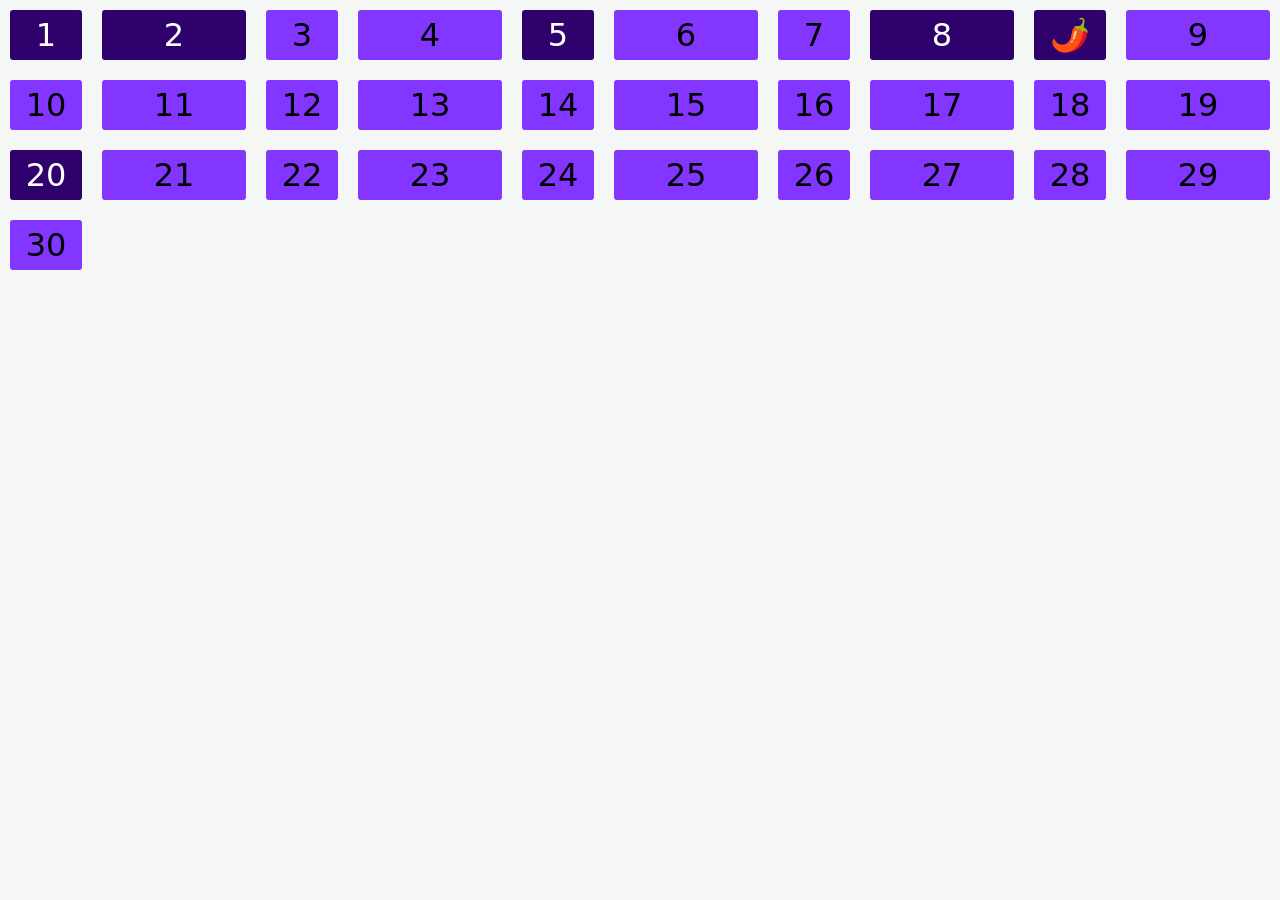
<file: css-grid_place-elements/index.html>
<!DOCTYPE html>
<html lang="en">
  <head>
    <meta charset="UTF-8" />
    <meta name="viewport" content="width=device-width, initial-scale=1.0" />
    <meta http-equiv="X-UA-Compatible" content="ie=edge" />
    <link rel="stylesheet" href="./css/styles.css" />
    <title>CSS Grid - Challenge - Place elements</title>
  </head>
  <body>
    <main class="container">
      <div class="container__element element-1">1</div>
      <div class="container__element element-2">2</div>
      <div class="container__element element-3">3</div>
      <div class="container__element element-4">4</div>
      <div class="container__element element-5">5</div>
      <div class="container__element element-6">6</div>
      <div class="container__element element-7">7</div>
      <div class="container__element element-8">8</div>
      <div class="container__element element-spiced">🌶️</div>
      <div class="container__element element-9">9</div>
      <div class="container__element element-10">10</div>
      <div class="container__element element-11">11</div>
      <div class="container__element element-12">12</div>
      <div class="container__element element-13">13</div>
      <div class="container__element element-14">14</div>
      <div class="container__element element-15">15</div>
      <div class="container__element element-16">16</div>
      <div class="container__element element-17">17</div>
      <div class="container__element element-18">18</div>
      <div class="container__element element-19">19</div>
      <div class="container__element element-20">20</div>
      <div class="container__element element-21">21</div>
      <div class="container__element element-22">22</div>
      <div class="container__element element-23">23</div>
      <div class="container__element element-24">24</div>
      <div class="container__element element-25">25</div>
      <div class="container__element element-26">26</div>
      <div class="container__element element-27">27</div>
      <div class="container__element element-28">28</div>
      <div class="container__element element-29">29</div>
      <div class="container__element element-30">30</div>
    </main>
  </body>
</html>
</file>
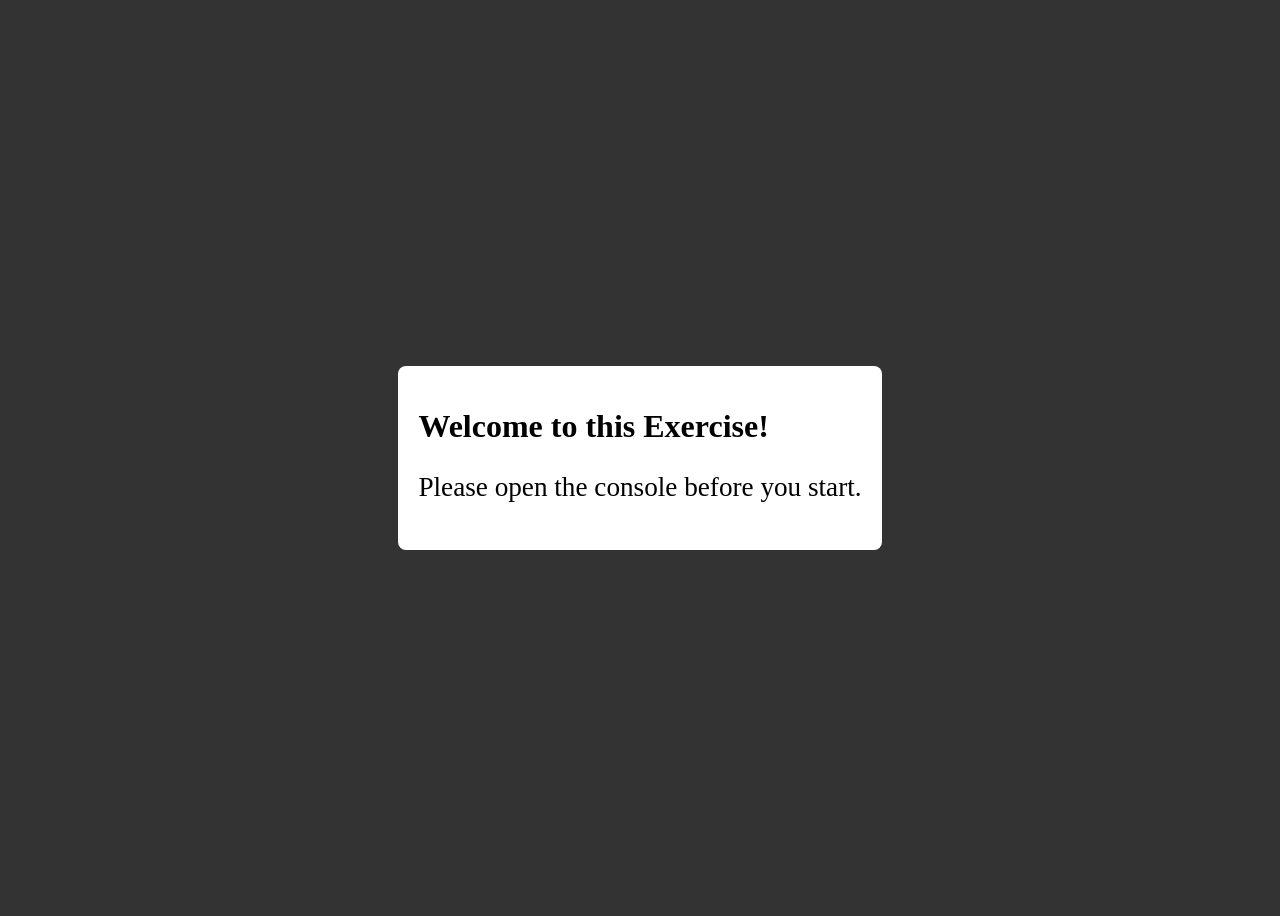
<file: js-functions_basic-functions/index.html>
<!DOCTYPE html>
<html lang="en">
  <head>
    <meta charset="utf-8" />
    <meta
      name="viewport"
      content="width=device-width, initial-scale=1, shrink-to-fit=no"
    />
    <title>HTML & CSS & JS</title>
    <link rel="stylesheet" href="./css/styles.css" />
  </head>
  <body>
    <!-- You don't need to change the HTML for this exercise -->

    <header>
      <h1>Welcome to this Exercise!</h1>
      <p>Please open the console before you start.</p>
    </header>
  </body>
  <script src="./js/index.js"></script>
</html>
</file>
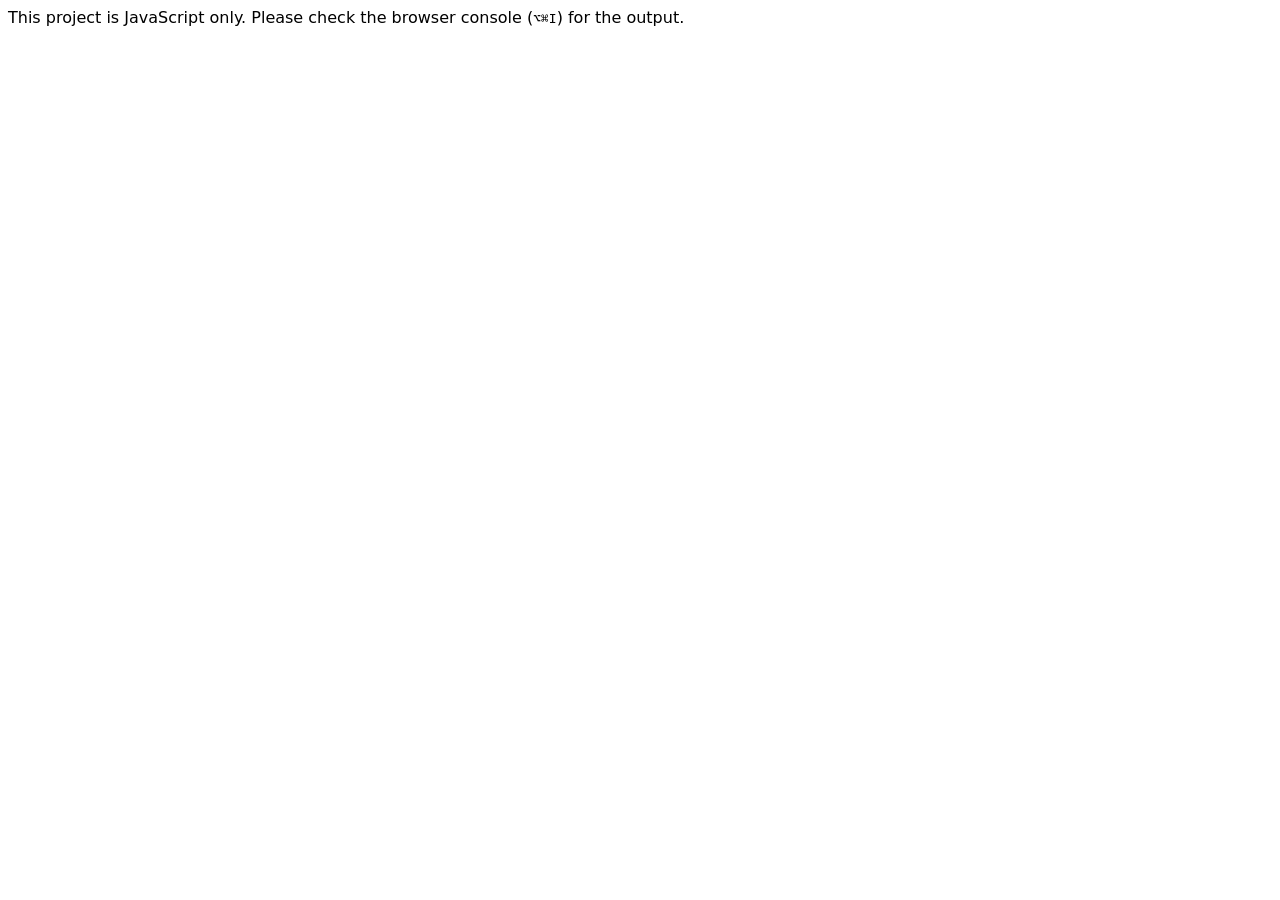
<file: js-objects-and-arrays_arrays/index.html>
<!DOCTYPE html>
<html lang="en">
  <head>
    <meta charset="UTF-8" />
    <meta name="viewport" content="width=device-width, initial-scale=1.0" />
    <title>TITLE</title>
    <script type="module" src="./index.js"></script>
    <style>
      body {
        font-family: system-ui;
      }
    </style>
  </head>
  <body>
    This project is JavaScript only. Please check the browser console (<kbd
      >⌥</kbd
    ><kbd>⌘</kbd><kbd>I</kbd>) for the output.
  </body>
</html>
</file>
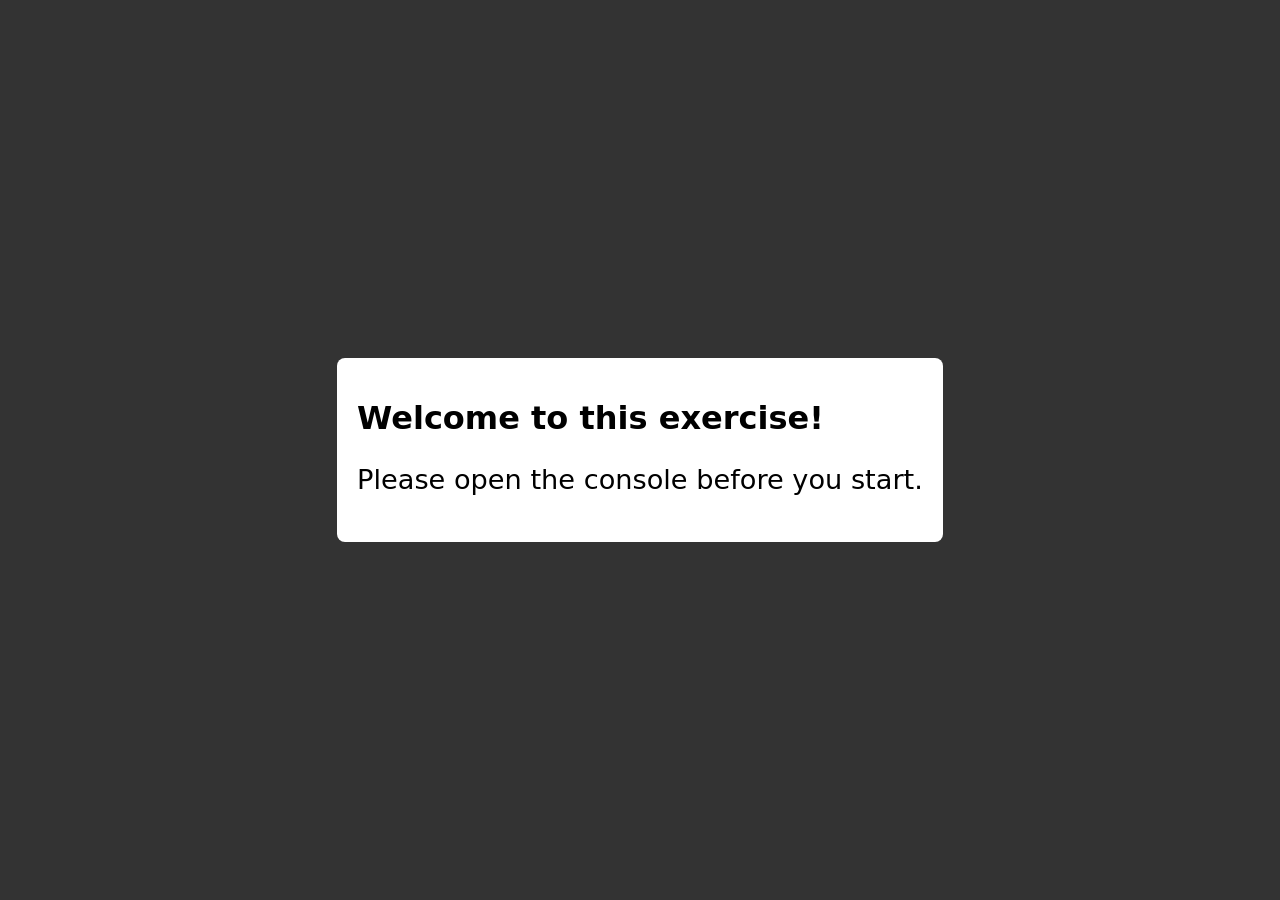
<file: js-variables-and-numbers_social-media-post/index.html>
<!DOCTYPE html>
<html lang="en">
  <head>
    <meta charset="utf-8" />
    <meta
      name="viewport"
      content="width=device-width, initial-scale=1, shrink-to-fit=no"
    />
    <title>Social Media Post</title>
    <link rel="stylesheet" href="./css/styles.css" />
    <script src="./js/index.js" defer></script>
  </head>
  <body>
    <header>
      <h1>Welcome to this exercise!</h1>
      <p>Please open the console before you start.</p>
    </header>
  </body>
</html>
</file>
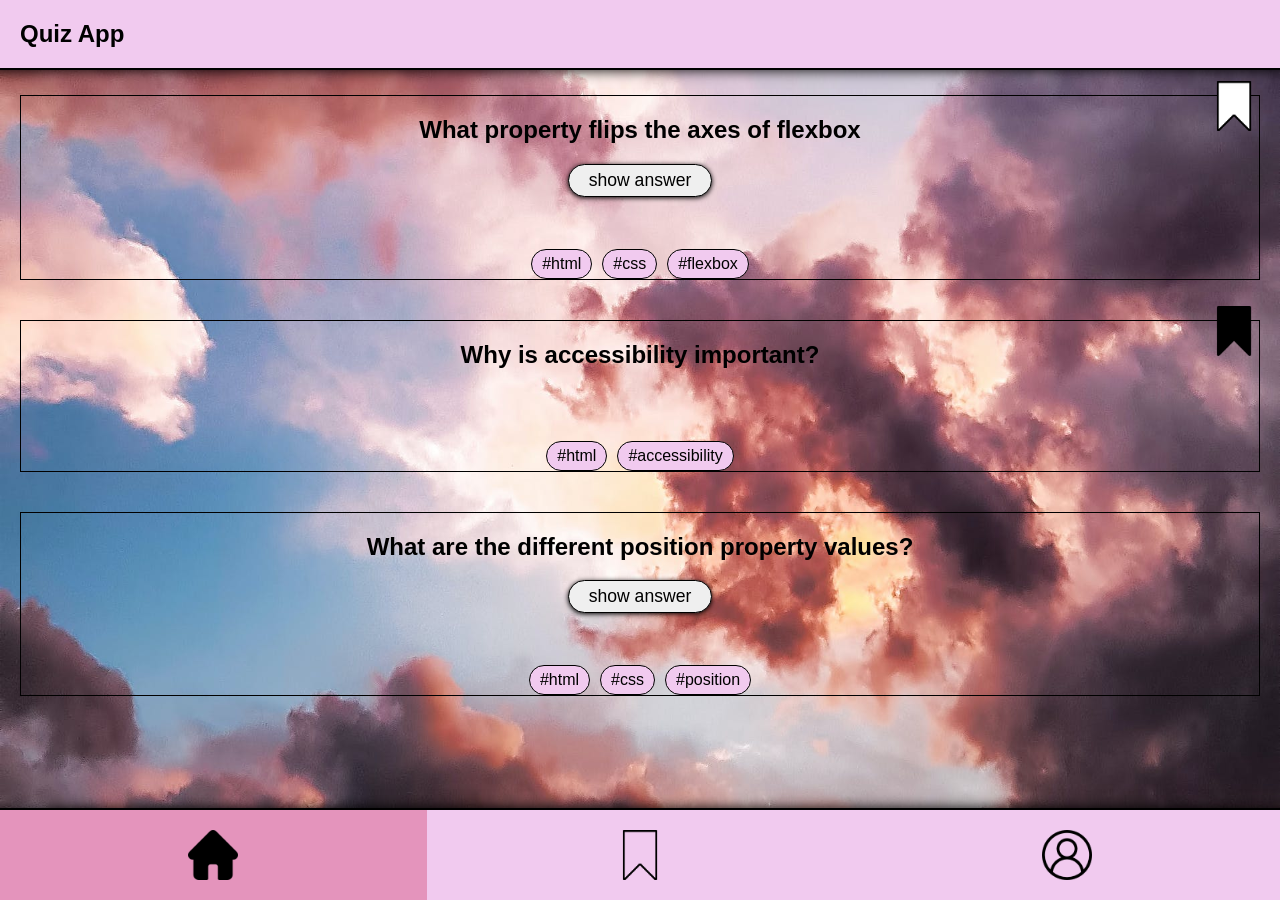
<file: recap-project-2_quiz-app/index.html>
<!DOCTYPE html>
<html lang="en">
  <head>
    <meta charset="UTF-8" />
    <meta http-equiv="X-UA-Compatible" content="IE=edge" />
    <meta name="viewport" content="width=device-width, initial-scale=1.0" />
    <title>Document</title>
    <link rel="stylesheet" href="./styles.css" />
    <script src="./index.js" defer></script>
  </head>
  <body>
    <header>
      <h1>Quiz App</h1>
    </header>
    <main>
      <section class="question-card">
        <img
          class="question-card__icon"
          src="./assets/bookmark.png"
          alt="bookmark"
          data-js="bookmark_white"
        />
        <img
          class="question-card__icon question-card__icon--active"
          src="./assets/bookmark_filled.png"
          alt="bookmark filled"
          hidden
          data-js="bookmark_black"
        />
        <h2 class="question-card__title">
          What property flips the axes of flexbox
        </h2>
        <button class="question-card__button">show answer</button>
        <p class="question-card__answer"></p>
        <div class="question-card__tags">
          <div class="question-card__tag">#html</div>
          <div class="question-card__tag">#css</div>
          <div class="question-card__tag">#flexbox</div>
        </div>
      </section>
      <section class="question-card">
        <img
          class="question-card__icon question-card__icon--active"
          src="./assets/bookmark_filled.png"
          alt="bookmark filled"
        />
        <h2 class="question-card__title">Why is accessibility important?</h2>
        <!--<button class="question-card__button">show answer</button>-->
        <p class="question-card__answer"></p>
        <div class="question-card__tags">
          <div class="question-card__tag">#html</div>
          <div class="question-card__tag">#accessibility</div>
        </div>
      </section>
      <section class="question-card">
        <!--<img
          class="question-card__icon"
          src="./assets/bookmark.png"
          alt="bookmark"
        />-->
        <h2 class="question-card__title">
          What are the different position property values?
        </h2>
        <button class="question-card__button">show answer</button>
        <p class="question-card__answer"></p>
        <div class="question-card__tags">
          <div class="question-card__tag">#html</div>
          <div class="question-card__tag">#css</div>
          <div class="question-card__tag">#position</div>
        </div>
      </section>
    </main>
    <footer class="footer">
      <a href="index.html" class="footer__link footer__link--active">
        <img
          class="footer__icon footer__icon--filled"
          src="./assets/home_filled.png"
          alt="home filled"
        />
      </a>
      <a href="bookmark.html" class="footer__link">
        <img
          class="footer__icon"
          src="./assets/bookmark_transparent.png"
          alt="bookmark"
        />
      </a>
      <a href="profile.html" class="footer__link">
        <img class="footer__icon" src="./assets/profile.png" alt="profile" />
      </a>
    </footer>
  </body>
</html>
</file>
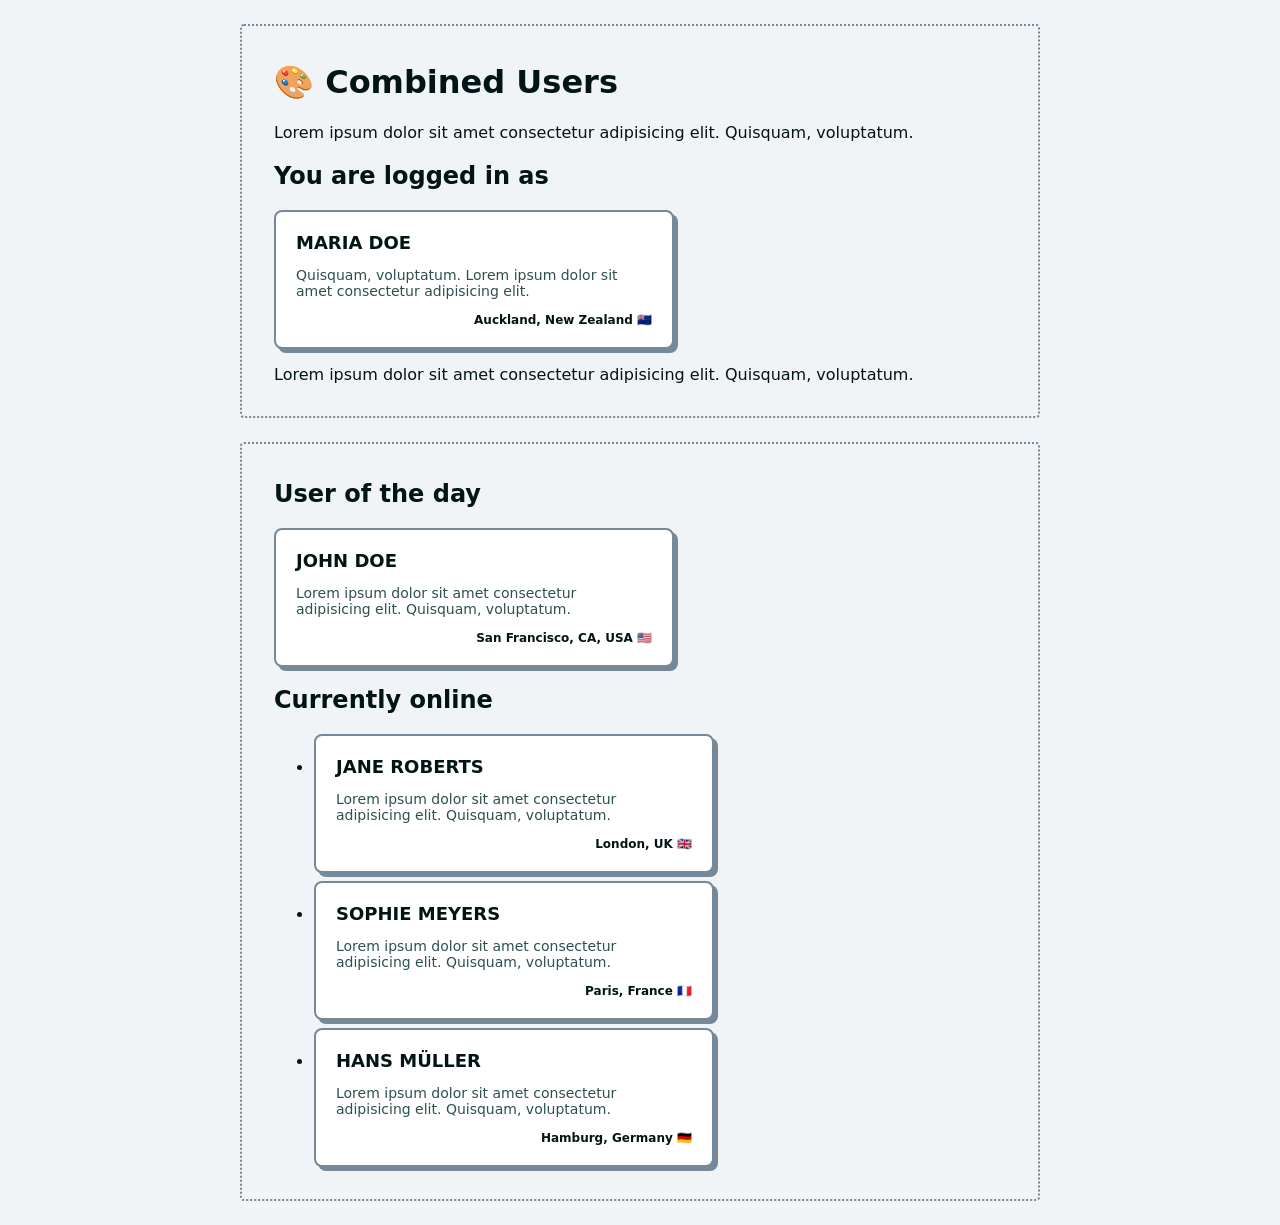
<file: css_basics/css-basics_combined-users/index.html>
<!DOCTYPE html>
<!-- add class="debug" to the html element to show helper texts -->
<html lang="en" class="">
  <head>
    <meta charset="utf-8" />
    <meta
      name="viewport"
      content="width=device-width, initial-scale=1, shrink-to-fit=no"
    />
    <title>CSS Basics: Combined Users</title>
    <link rel="stylesheet" href="./css/styles.css" />
    <link rel="stylesheet" href="./css/debug.css" />
  </head>
  <body>
    <main>
      <h1>🎨 Combined Users</h1>
      <p>
        Lorem ipsum dolor sit amet consectetur adipisicing elit. Quisquam,
        voluptatum.
      </p>
      <h2>You are logged in as</h2>
      <article class="user">
        <h2 class="name">Maria Doe</h2>
        <p class="bio">
          Quisquam, voluptatum. Lorem ipsum dolor sit amet consectetur
          adipisicing elit.
        </p>
        <p class="location">Auckland, New Zealand 🇳🇿</p>
      </article>
      <p>
        Lorem ipsum dolor sit amet consectetur adipisicing elit. Quisquam,
        voluptatum.
      </p>
    </main>
    <aside>
      <h2>User of the day</h2>
      <article class="user">
        <h2 class="name">John Doe</h2>
        <p class="bio">
          Lorem ipsum dolor sit amet consectetur adipisicing elit. Quisquam,
          voluptatum.
        </p>
        <p class="location">San Francisco, CA, USA 🇺🇸</p>
      </article>
      <h2>Currently online</h2>
      <ul>
        <li>
          <article class="user">
            <h2 class="name">Jane Roberts</h2>
            <p class="bio">
              Lorem ipsum dolor sit amet consectetur adipisicing elit. Quisquam,
              voluptatum.
            </p>
            <p class="location">London, UK 🇬🇧</p>
          </article>
        </li>
        <li>
          <article class="user">
            <h2 class="name">Sophie Meyers</h2>
            <p class="bio">
              Lorem ipsum dolor sit amet consectetur adipisicing elit. Quisquam,
              voluptatum.
            </p>
            <p class="location">Paris, France 🇫🇷</p>
          </article>
        </li>
        <li>
          <article class="user">
            <h2 class="name">Hans Müller</h2>
            <p class="bio">
              Lorem ipsum dolor sit amet consectetur adipisicing elit. Quisquam,
              voluptatum.
            </p>
            <p class="location">Hamburg, Germany 🇩🇪</p>
          </article>
        </li>
      </ul>
    </aside>
  </body>
</html>
</file>
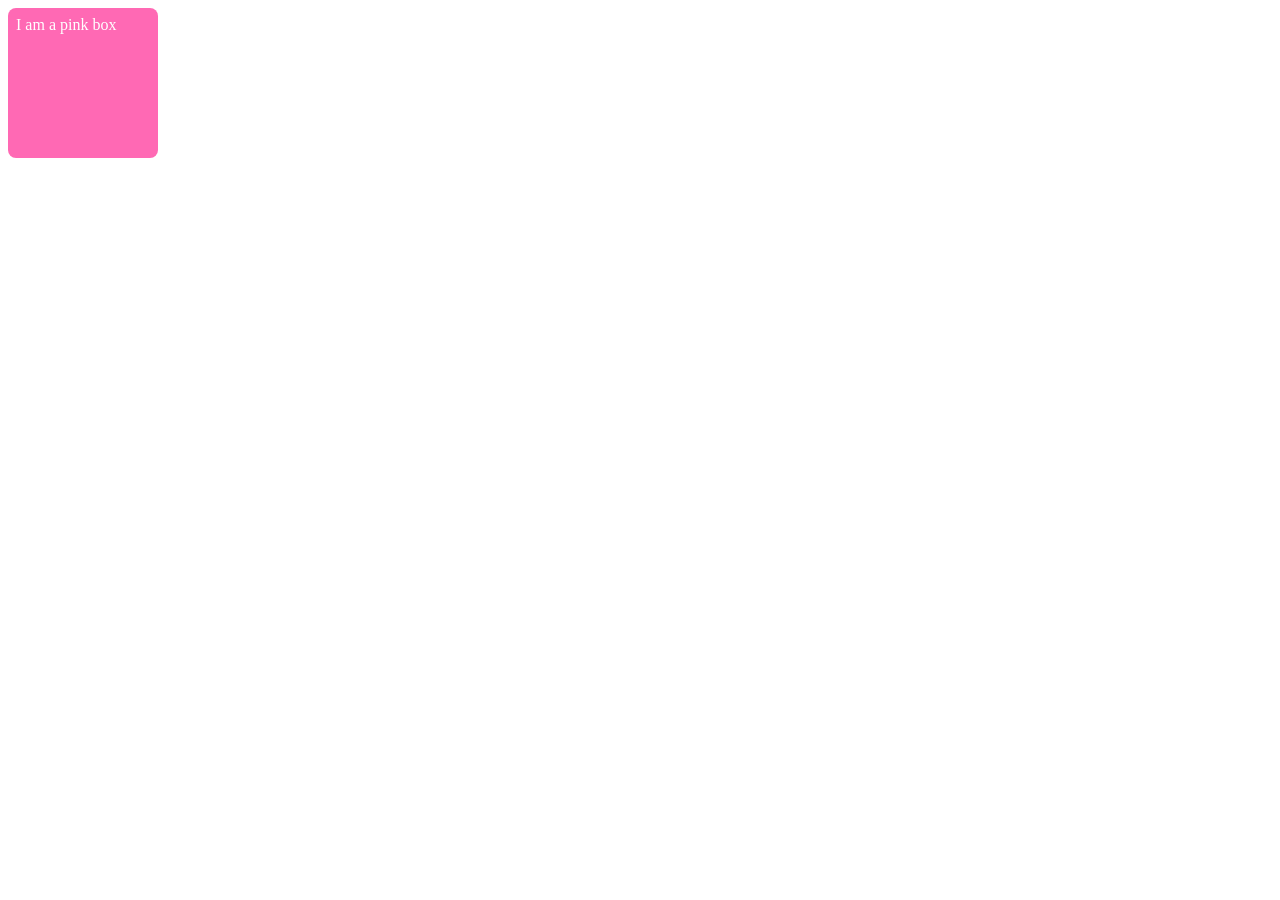
<file: css_basics/css-basics_pink-box/index.html>
<!DOCTYPE html>
<html lang="en">
  <head>
    <meta charset="utf-8" />
    <meta
      name="viewport"
      content="width=device-width, initial-scale=1, shrink-to-fit=no"
    />
    <title>CSS Basics: Pink Box</title>
    <link rel="stylesheet" href="./css/styles.css" />
  </head>
  <body>
    <div class="pinkBox">I am a pink box</div>
  </body>
</html>
</file>
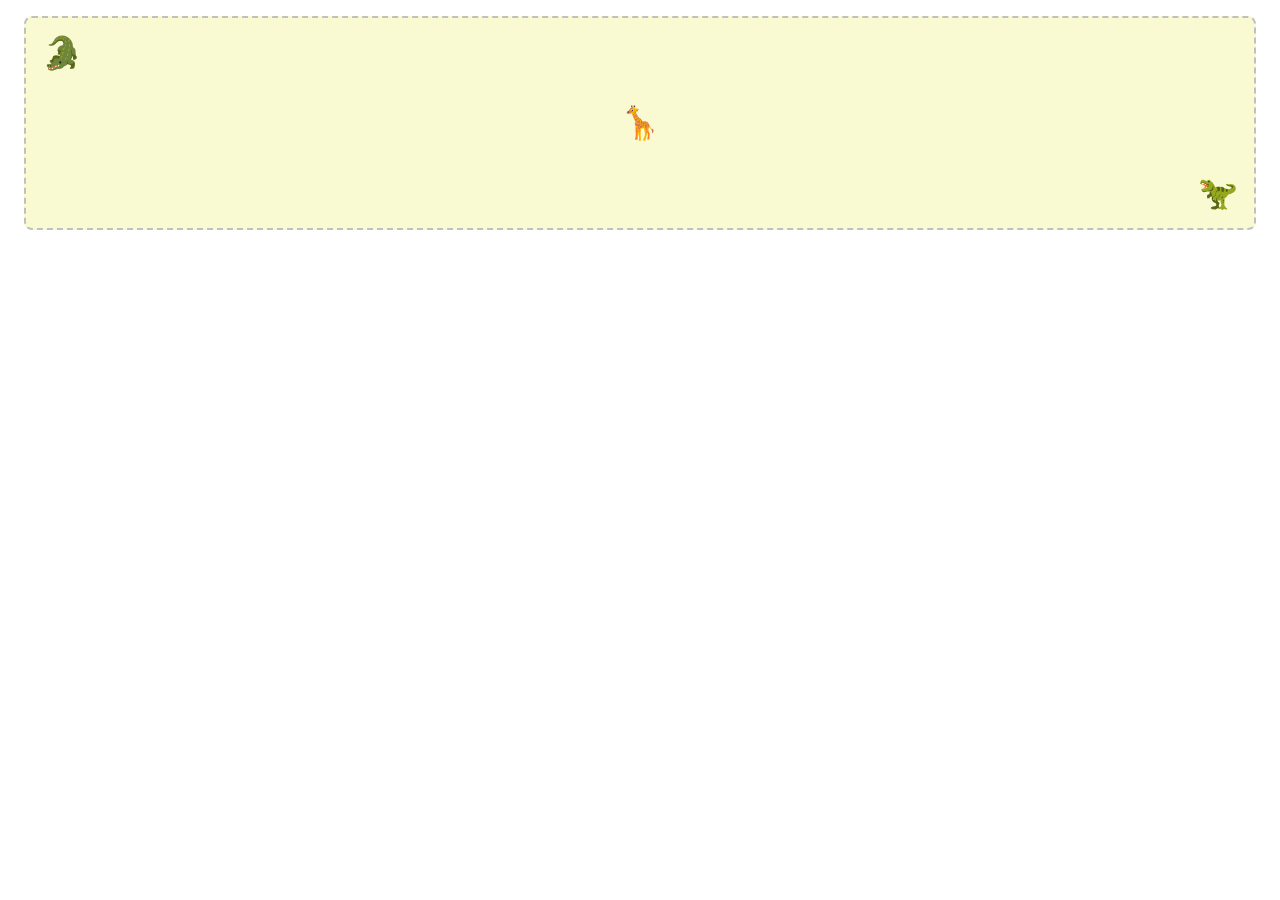
<file: css_basics/css-basics_pseudo-park-1/index.html>
<!DOCTYPE html>
<html lang="en">
  <head>
    <link rel="stylesheet" href="css/styles.css" />
    <meta charset="utf-8" />
    <meta
      name="viewport"
      content="width=device-width, initial-scale=1, shrink-to-fit=no"
    />
    <title>CSS Basics: Pseudo Park</title>
  </head>
  <body>
    <main class="park">
      <div class="animal crocodile">🐊</div>
      <div class="animal giraffe">🦒</div>
      <div class="animal dino">🦖</div>
    </main>
  </body>
</html>
</file>
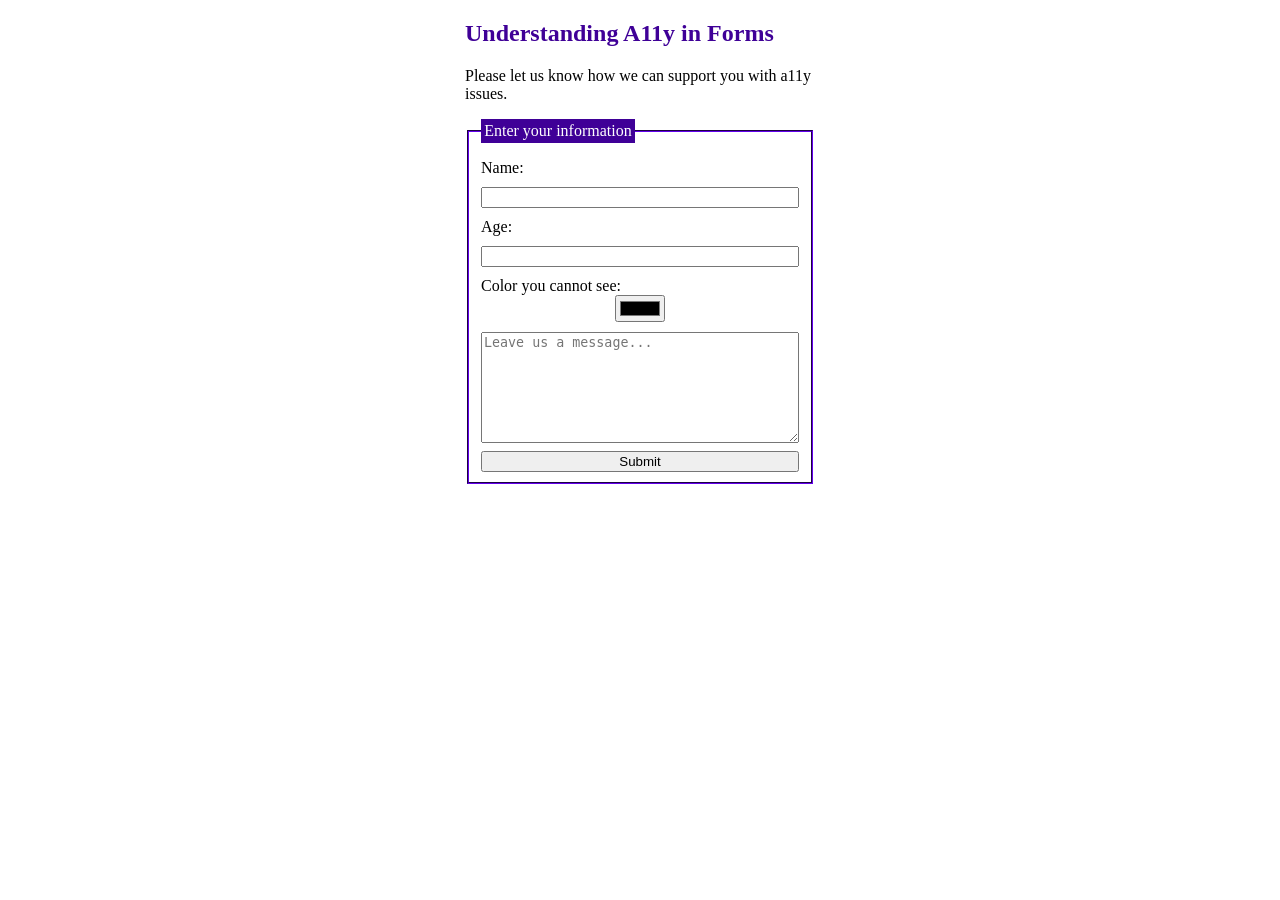
<file: HTML Forms/html-forms_Finding-a11y-errors/index.html>
<!DOCTYPE html>
<html lang="en">
  <head>
    <meta charset="utf-8" />
    <meta
      name="viewport"
      content="width=device-width, initial-scale=1, shrink-to-fit=no"
    />
    <title>Forms and A11y</title>
    <link rel="stylesheet" href="./css/styles.css" />
  </head>
  <body>
    <section>
      <h1 class="title">Understanding A11y in Forms</h1>
      <p id="description">
        Please let us know how we can support you with a11y issues.
      </p>

      <form for="title">
        <fieldset>
          <legend>Enter your information</legend>
          <label aria-describedby="name-input">Name:</label>
          <input id="name-Input" type="text" name="name" />
          <label aria-describedby="age-input">Age:</label>
          <input id="age-Input" type="text" name="age" />
          <label aria-describedby="color-input">Color you cannot see:</label>
          <input id="color-Input" type="color" name="color" />
          <textarea rows="7" placeholder="Leave us a message..."></textarea>
          <button type="submit">Submit</button>
        </fieldset>
      </form>
    </section>
  </body>
</html>
</file>
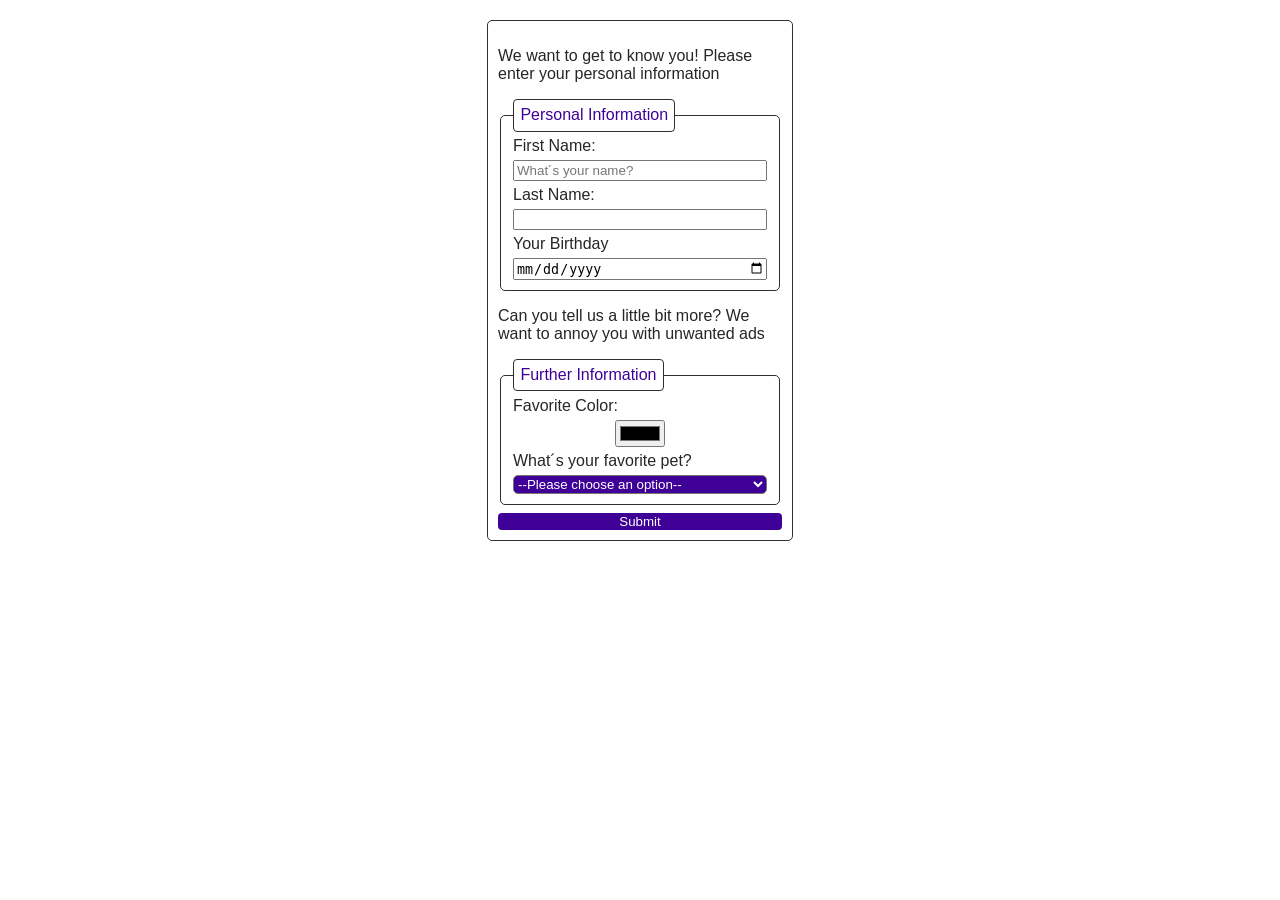
<file: HTML Forms/html-forms_personal-profile-form/index.html>
<!DOCTYPE html>
<html lang="en">
  <head>
    <meta charset="utf-8" />
    <meta
      name="viewport"
      content="width=device-width, initial-scale=1, shrink-to-fit=no"
    />
    <title>Personal Profile Form</title>
    <link rel="stylesheet" href="./css/styles.css" />
  </head>
  <body>
    <section>
     
      
    </section>
    <form data-js="form">
      <p id ="description">
        We want to get to know you! Please enter your personal information
      </p>
        <fieldset aria-labelledby="title">
          <legend>Personal Information</legend>
          <label for ="firstname">First Name:</label>
          <input
              type="text"
              placeholder="What´s your name?"
              id ="firstname"
              name="username"
              maxlength="10"
              minlength="3" 
          />  
          <label for="lastname">Last Name:</label>
          <input type="text" name="username" id="lastname"  />

          <label for="birthday">Your Birthday</label>
          <input type="date" name="birthday" id="birthday" />
        </fieldset>
           <p>Can you tell us a little bit more? We want to annoy you with unwanted ads</p>
        <fieldset aria-labelledby="title">
          <legend>Further Information</legend>
          <label for="favorite-color">Favorite Color:</label>
          <input type="color" name="favorite-color" id="favorite-color"/>
            <label for="favorite-pet">What´s your favorite pet?</label>
            <select name="favorite-pet" id="favorite-pet">
            <option value=" ">--Please choose an option--</option>
            </select>
        </fieldset>
        <button>
          <span>Submit</span>
        </button>
        </form>
          </body>
  </body>
</html>
</file>
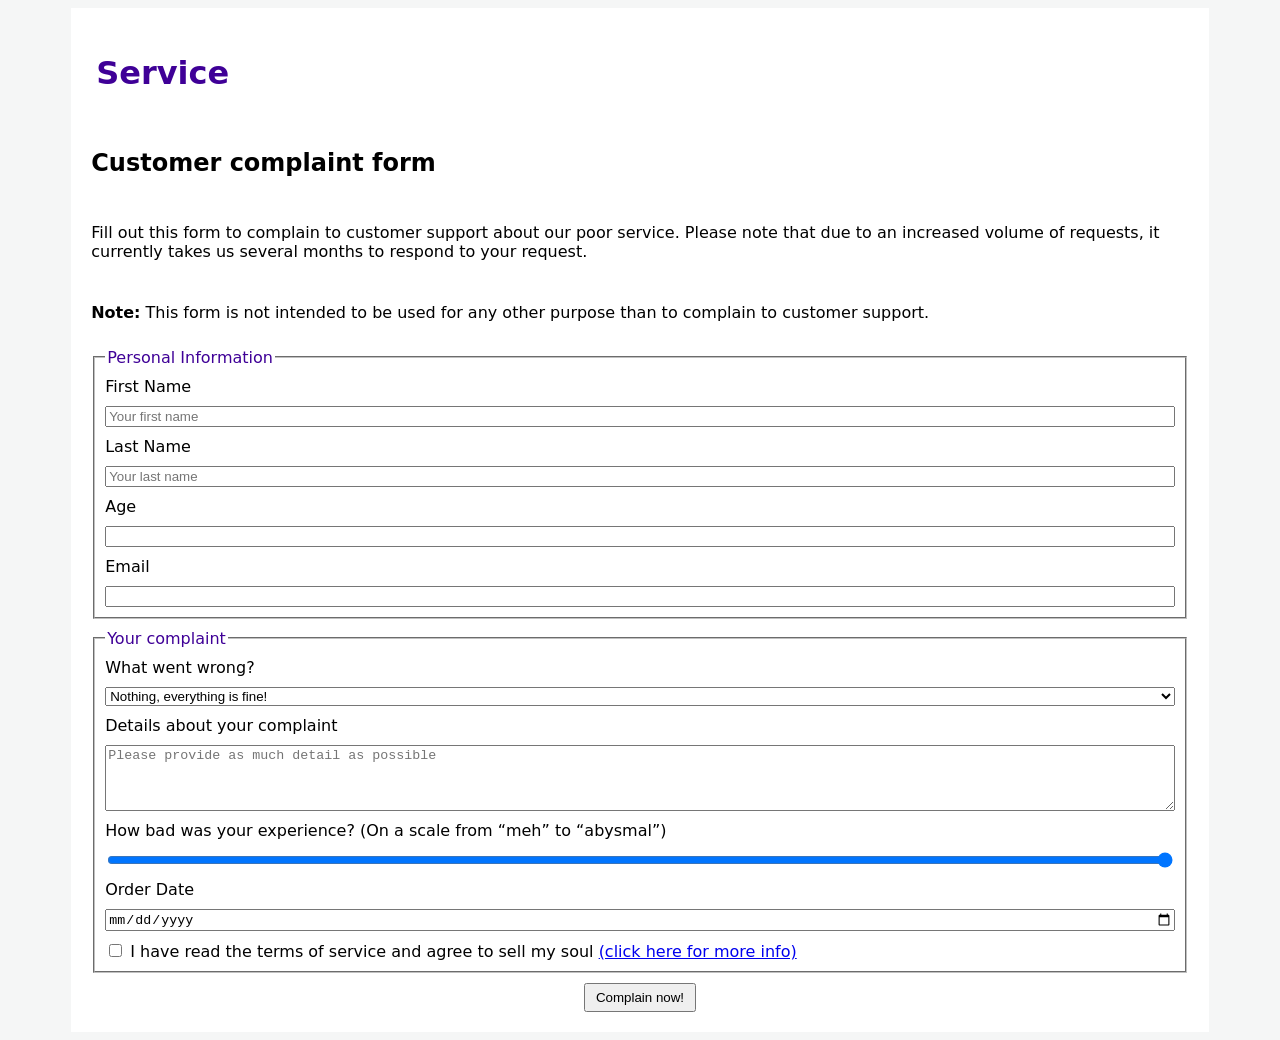
<file: HTML Forms/js-forms-2_formvalidation/index.html>
<!DOCTYPE html>
<html lang="en">
  <head>
    <meta charset="utf-8" />
    <meta
      name="viewport"
      content="width=device-width, initial-scale=1, shrink-to-fit=no"
    />
    <title>HTML Forms</title>
    <link rel="stylesheet" href="./css/styles.css" />
    <script src="./js/index.js" defer></script>
  </head>
  <body>
    <main>
      <h1>Service</h1>
      <h2>Customer complaint form</h2>
      <p>
        Fill out this form to complain to customer support about our poor
        service. Please note that due to an increased volume of requests, it
        currently takes us several months to respond to your request.
      </p>
      <p>
        <strong>Note:</strong> This form is not intended to be used for any
        other purpose than to complain to customer support.
      </p>
      <form data-js="form">
        <fieldset>
          <legend>Personal Information</legend>
          <label for="first-name">First Name</label>
          <input
            type="text"
            name="firstName"
            id="first-name"
            placeholder="Your first name"
          />

          <label for="last-name">Last Name</label>
          <input
            type="text"
            name="lastName"
            id="last-name"
            placeholder="Your last name"
          />

          <label for="age">Age</label>
          <input type="number" name="age" id="age" />

          <label for="email">Email</label>
          <input type="text" name="email" id="email" />
        </fieldset>

        <fieldset>
          <legend>Your complaint</legend>
          <label for="complaint">What went wrong?</label>
          <select name="complaint" id="complaint">
            <option value="nothing" selected>
              Nothing, everything is fine!
            </option>
            <option value="personal">It's me, not you!</option>
            <option value="broken">
              My product is broken, can you fix it?
            </option>
          </select>

          <label for="details">Details about your complaint</label>
          <textarea
            name="details"
            id="details"
            placeholder="Please provide as much detail as possible"
          ></textarea>

          <label for="badness"
            >How bad was your experience? (On a scale from <q>meh</q> to
            <q>abysmal</q>)
          </label>
          <input
            id="badness"
            name="badness"
            type="range"
            min="1"
            max="100"
            value="100"
          />

          <label for="order-date">Order Date</label>
          <input type="date" name="orderDate" id="order-date" />

          <label for="terms-of-service">
            <input
              type="checkbox"
              name="terms-of-service"
              id="terms-of-service"
            />
            I have read the terms of service and agree to sell my soul
            <a
              href="https://www.youtube.com/watch?v=dQw4w9WgXcQ"
              target="_blank"
              rel="noreferrer noopener"
            >
              (click here for more info)
            </a>
          </label>
        </fieldset>

        <button type="submit">Complain now!</button>
      </form>
    </main>
  </body>
</html>
</file>
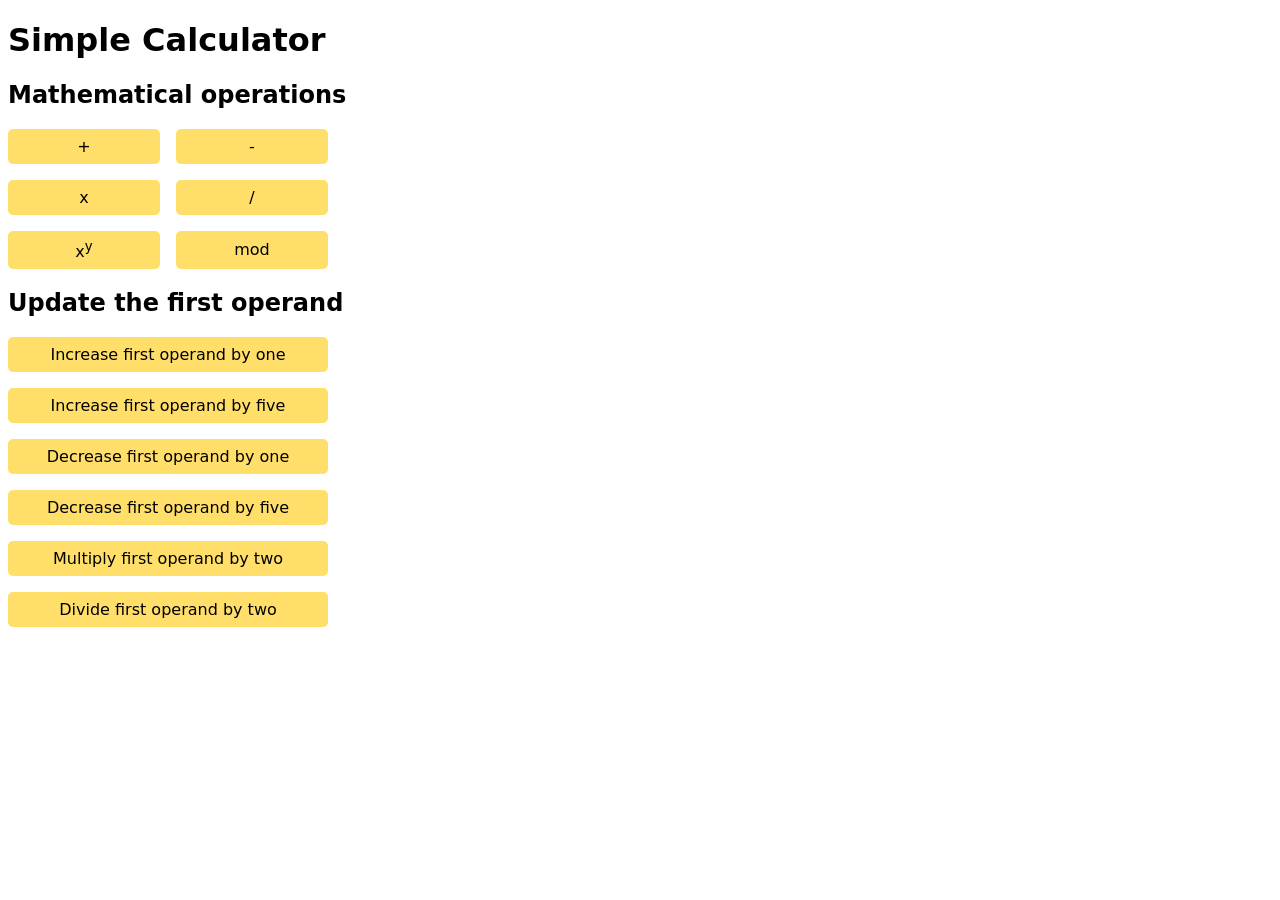
<file: js-basics/js-variables-and-numbers_simple-calculator/index.html>
<!DOCTYPE html>
<html lang="en">
  <head>
    <meta charset="utf-8" />
    <meta
      name="viewport"
      content="width=device-width, initial-scale=1, shrink-to-fit=no"
    />
    <title>Simple Calculator</title>
    <link rel="stylesheet" href="./css/styles.css" />
    <script src="./js/index.js" defer></script>
  </head>
  <body>
    <h1>Simple Calculator</h1>

    <h2>Mathematical operations</h2>
    <section class="mathematical-operations">
      <button type="button" class="button" data-js="add">+</button>
      <button type="button" class="button" data-js="subtract">-</button>
      <button type="button" class="button" data-js="multiply">x</button>
      <button type="button" class="button" data-js="divide">/</button>
      <button type="button" class="button" data-js="exponent">
        x<sup>y</sup>
      </button>
      <button type="button" class="button" data-js="modulo">mod</button>
    </section>

    <h2>Update the first operand</h2>
    <div class="update-operand">
      <button type="button" class="button" data-js="increase-by-one">
        Increase first operand by one
      </button>
      <button type="button" class="button" data-js="increase-by-five">
        Increase first operand by five
      </button>
      <button type="button" class="button" data-js="decrease-by-one">
        Decrease first operand by one
      </button>
      <button type="button" class="button" data-js="decrease-by-five">
        Decrease first operand by five
      </button>
      <button type="button" class="button" data-js="multiply-by-two">
        Multiply first operand by two
      </button>
      <button type="button" class="button" data-js="divide-by-two">
        Divide first operand by two
      </button>
    </div>
  </body>
</html>
</file>
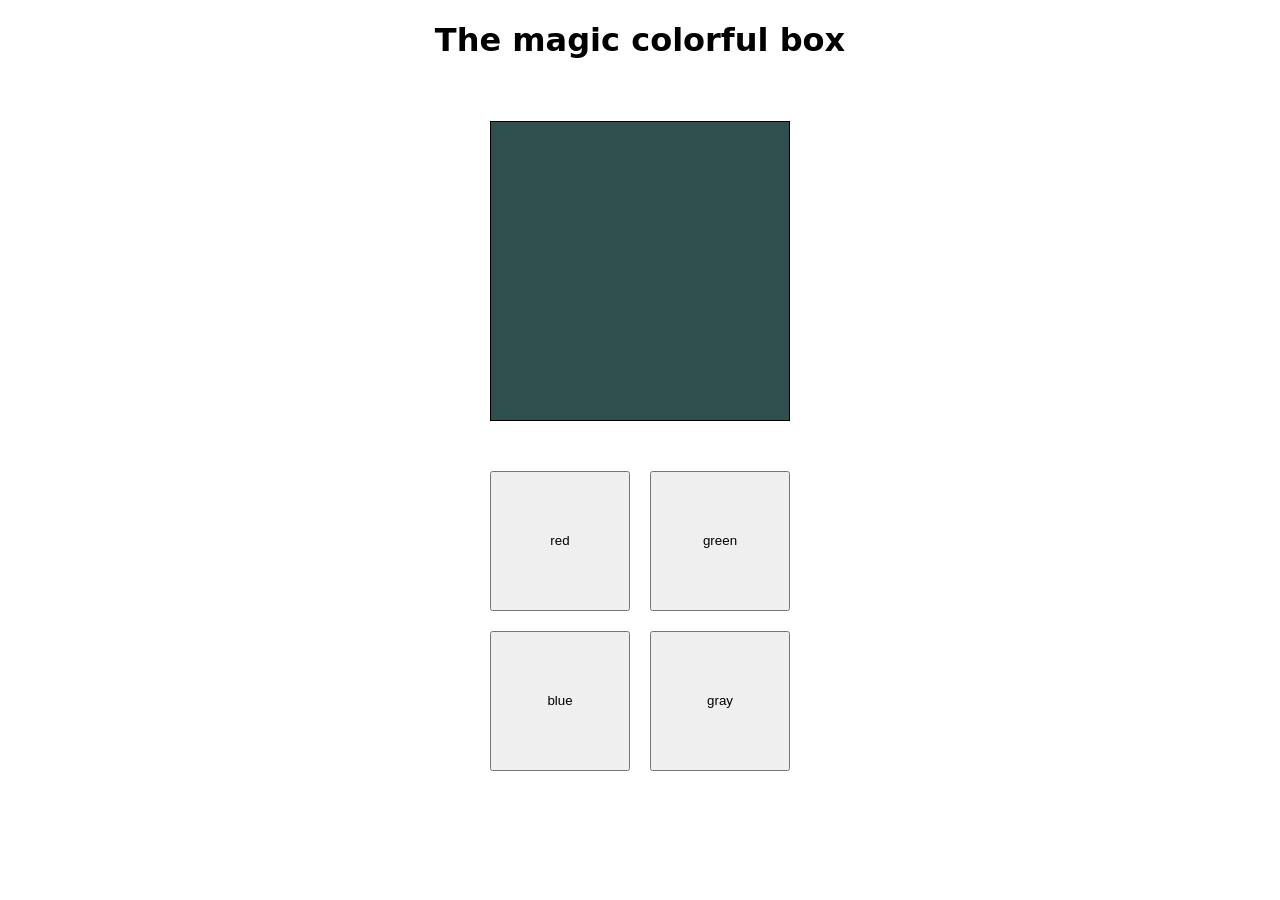
<file: js-functions/js-functions_dom-manipulation/index.html>
<!DOCTYPE html>
<html lang="en">
  <head>
    <meta charset="utf-8" />
    <meta
      name="viewport"
      content="width=device-width, initial-scale=1, shrink-to-fit=no"
    />
    <title>HTML & CSS & JS</title>
    <link rel="stylesheet" href="./css/styles.css" />
    <script src="./js/index.js" defer></script>
  </head>
  <body>
    <header>
      <h1>The magic colorful box</h1>
    </header>
    <main>
      <div data-js="box" class="box gray"></div>
      <div class="button-container">
        <button data-js="js-red-button">red</button>
        <button data-js="js-green-button">green</button>
        <button data-js="js-blue-button">blue</button>
        <button data-js="js-gray-button">gray</button>
      </div>
    </main>
  </body>
</html>
</file>
<file: css-grid_place-elements/css/styles.css>
/*
Use grid to fulfill the following tasks:

[ ] - .element__1 should start at column three and go until column five
[ ] - .element__2 should start at column five and go until the end
[ ] - .element__5 should span two columns and two rows
[ ] - .element__8 should span two rows
[ ] - .element__spiced should be in row one and span the entire grid width
[ ] - .element__20 should start at row six and span two rows

*/
:root {
  --primary-dark: #2e016d;
  --primary: #3f0097;
  --primary-light: #8236ff;

  --secondary-dark: #38ccda;
  --secondary: #7fd9e2;

  --accent: #ffd15d;
  --black-light: #303030;
  --black: #000000;
  --white: #ffffff;
  --grey-dark: #b6b9c2;
  --grey-light: #f5f6f6;
}

*,
*::before,
*::after {
  box-sizing: border-box;
  margin: 0;
  padding: 0;
}

body {
  font-family: system-ui;
  background-color: var(--grey-light);
}

.container {
  display: grid;
  gap: 20px;
  grid-template-columns: repeat(5, 1fr 2fr);
  grid-template-rows: repeat(10, 50px);
  padding: 10px;
}

.container__element {
  padding: 10px;
  display: flex;
  align-items: center;
  justify-content: center;
  background-color: var(--primary-light);
  border-radius: 3px;
  font-size: 2rem;
}

.element-1,
.element-2,
.element-5,
.element-8,
.element-20,
.element-spiced {
  background-color: var(--primary-dark);
  color: var(--white);
}

.element-1 {
  /* Add styles here */
}

.element-2 {
  /* Add styles here */
}

.element-5 {
  /* Add styles here */
}

.element-8 {
  /* Add styles here */
}

.element-spiced {
  /* Add styles here */
}

.element-20 {
  /* Add styles here */
}
</file>
<file: js-functions_basic-functions/css/styles.css>
/* No changes required here! */

body {
  display: flex;
  justify-content: center;
  align-items: center;
  height: 100vh;
  background-color: #333;
}

header {
  padding: 20px;
  background-color: white;
  border-radius: 8px;
}

h1 {
  font-size: 2rem;
}

p {
  font-size: 1.7rem;
}
</file>
<file: js-variables-and-numbers_social-media-post/css/styles.css>
*,
*::before,
*::after {
  box-sizing: border-box;
}

body {
  margin: 0;
  font-family: system-ui;
  display: flex;
  justify-content: center;
  align-items: center;
  height: 100vh;
  background-color: #333;
}

header {
  padding: 20px;
  background-color: white;
  border-radius: 8px;
}

h1 {
  font-size: 2rem;
}

p {
  font-size: 1.7rem;
}
</file>
<file: recap-project-2_quiz-app/styles.css>
@import "./css/global.css";
@import "./css/components.css";
@import "./css/pages-home.css";
@import "./css/pages-profile.css";
</file>
<file: css_basics/css-basics_combined-users/css/styles.css>
/*
  Scroll down to the bottom of the file
  to see the instructions for this exercise.
   ⬇
*/

*,
*::before,
*::after {
  box-sizing: border-box;
}

body {
  font-family: system-ui;
  background-color: #f1f4f7;
  padding: 0 48px;
  color: #021414;
}

main,
aside {
  max-width: 800px;
  margin: 24px auto;
  padding: 16px 32px;
  border: 2px dotted lightslategray;
  border-radius: 4px;
  position: relative;
}

ul {
  width: max-content;
}

li {
  margin: 8px 0;
}

.user {
  position: relative;
  border: 2px solid lightslategray;
  border-radius: 8px;
  box-shadow: 4px 4px 0 lightslategray;
  padding: 20px;
  max-width: 400px;
  margin: 0;
  background-color: white;
}

.name {
  font-size: 18px;
  text-transform: uppercase;
  margin: 0;
}

.bio {
  font-size: 14px;
  color: darkslategray;
}

.location {
  font-size: 12px;
  font-weight: 600;
  text-align: end;
  margin: 0;
}

/*
  Part 1

  Make .user elements inside the aside smaller:
    - reduce the max-width to 250px
    - reduce the padding to 12px
    - reduce the border-radius to 4px
    - reduce the font-size of the .name to 16px
    - reduce the font-size of the .bio to 12px
    - set the margin of the .bio to "6px 0"
    - reduce the font-size of the .location to 10px
  

  Make sure to not change the styles of the .user element anywhere else.
  
  For guidance you can include some debug styles.
  To do so, add a "debug" class to the html element.
*/

/*
  Part 2

  For all .user elements inside an unordered list:
    - hide the .bio
    - align the .location to the left and set it's color to darkslategray

  Make sure to not change the styles of the .user element anywhere else.

  💡 You can use the display property to hide elements.
*/
</file>
<file: css_basics/css-basics_combined-users/css/debug.css>
/*
  ⚠️ This file is for debugging purposes only.
  You do not have to understand or edit the code in this file. 🥳
*/

.debug :is(body, main, aside, ul, .user)::before {
  content: var(--debug-content);
  position: absolute;
  top: 2px;
  left: 2px;
  padding: 4px;
  background-color: #ff4a11;
  border-radius: 4px;
  font-size: 8px;
  color: white;
}

.debug :is(body, main, aside, ul, .user) {
  position: relative;
}

body {
  --debug-content: "body";
}

main {
  --debug-content: "main";
}

aside {
  --debug-content: "aside";
}

ul {
  --debug-content: "ul";
}

.user {
  --debug-content: ".user";
}
</file>
<file: css_basics/css-basics_pink-box/css/styles.css>
*,
*::before,
*::after {
  box-sizing: border-box;
}

body {
  font-family: system-ui;
}

/* put a selector here to select div elements (see index.html) */
div {
  font-family: cursive;
  padding: 8px;
  height: 150px;
  width: 150px;
  background-color: hotpink;
  border-radius: 8px;
  color: white;
}

/* set the height and the width of the box to 150px */

/* make the background color "hotpink" */

/* make the text color "white" */

/* can you give the box round edges with an radius of 8px? */

/* ✨ feel free to experiment! */
</file>
<file: css_basics/css-basics_pseudo-park-1/css/styles.css>
/*
  None of these styles are being applied to the HTML.
  Can you fix that?

  Once the styles are applied,
  the park should be pale yellow box with a dashed border.
*/

*,
*::before,
*::after {
  box-sizing: border-box;
}

.park {
  margin: 16px;
  border: 2px dashed silver;
  overflow: hidden;
  border-radius: 8px;
  background-color: lightgoldenrodyellow;
}

.animal {
  padding: 16px;
  font-size: 32px;

  /*
    The animals are very small.
    The size of the emojis is controlled via the font size.
    Set the font size to 32px.
  */
}

.giraffe {
  text-align: center;
}

.giraffe:hover {
  background-color: lightgreen;
}

.dino {
  text-align: right;
}

.dino:hover {
  background-color: lightsalmon;
}

.crocodile:hover {
  background-color: lightblue;
}
/*
  The giraffe is afraid of the crocodile and the dino.
   - center the giraffe in the park
   - align the dino to the right

  💡 Select the animals by their class name and use the text align property.
*/

/* 
  The animals want some color! 🎨
  When the mouse hovers over an animal, change the background color.
   - The crocodile wants to be lightblue.
   - The giraffe likes lightgreen.
   - The dino is a huge fan of lightsalmon.

  💡 You'll need to use a pseudo class selector for each animal.
*/
</file>
<file: HTML Forms/html-forms_Finding-a11y-errors/css/styles.css>
@import './global.css';

body {
  margin: 20px auto;
  max-width: 350px;
}

form * {
  display: grid;
  margin-top: 10px;
}

button {
  margin-top: 0.5rem;
}

legend {
  background-color: var(--primary);
  color: var(--white);
  padding: 0.2rem;
}

input[type="color"] {
  margin: auto;
}

h1 {
  color: var(--primary);
}

fieldset {
  border-color: var(--primary);
}
</file>
<file: HTML Forms/html-forms_personal-profile-form/css/styles.css>
@import './global.css';

body {
  margin: 20px auto;
  max-width: 340px;
  background-color: rgb(255, 255, 255);
  color: rgb(37, 38, 41);
  font-family: PolySans, sans-serif;
}

button {
  margin-top: 0.5rem;
  background-color: var(--primary);
  color: var(--white);
  text-decoration: none;
  border-radius: 4px;
  border: none;
}

form {
  display: grid;
  width: 90%;
  margin: 5px auto;
  padding: 10px;
  border: 1px solid var(--black-light);
  border-radius: 5px;
}

fieldset {
  display: grid;
  gap: 5px;
  border-radius: 5px;
  border: 1px solid var(--black-light);
}

input[type="color"] {
  margin: auto;
}

legend {
  background-color: var(--white);
  color: var(--primary);
  padding: 0.4rem;
  border-radius: 4px;
  border: 1px solid var(--black-light);
}

select {
  background-color: var(--primary);
  color: var(--white);
  border-radius: 5px;
}
</file>
<file: HTML Forms/js-forms-2_formvalidation/css/styles.css>
@import './global.css';

body {
  font-family: system-ui;
  background-color: var(--grey-light);
}

main {
  display: flex;
  flex-direction: column;
  gap: 10px;
  margin: auto;
  padding: 20px;
  width: 90%;
  min-height: 100vh;
  background-color: var(--white);
}

h1 {
  padding: 5px;
  color: var(--primary);
}

form {
  display: flex;
  flex-direction: column;
  gap: 10px;
}

fieldset {
  display: flex;
  flex-direction: column;
  gap: 10px;
  padding: 10px;
}

legend {
  color: var(--primary);
}

button {
  margin: auto;
  width: fit-content;
  padding: 5px 10px;
}

input[type="submit"] {
  margin: auto;
  width: fit-content;
}

textarea {
  width: 100%;
  height: 5em;
}
</file>
<file: js-basics/js-variables-and-numbers_simple-calculator/css/styles.css>
*,
*::before,
*::after {
  box-sizing: border-box;
}

body {
  font-family: system-ui;
}

.button {
  all: unset;
  background-color: rgb(255, 223, 105);
  text-align: center;
  padding: 0.5rem;
  border-radius: 5px;
  cursor: pointer;
}

.button:hover {
  background-color: rgb(255, 187, 0);
}

.mathematical-operations {
  display: flex;
  flex-wrap: wrap;
  gap: 1rem;
  max-width: 20rem;
}
.mathematical-operations > .button {
  width: 8.5rem;
}

.update-operand {
  display: flex;
  flex-direction: column;
  gap: 1rem;
  max-width: 20rem;
}
</file>
<file: js-functions/js-functions_dom-manipulation/css/styles.css>
*,
*::before,
*::after {
  box-sizing: border-box;
}

body {
  margin: 0;
  font-family: system-ui;
}

header {
  text-align: center;
}

main {
  display: flex;
  flex-direction: column;
  justify-content: center;
  align-items: center;
  padding: 40px;
  gap: 50px;
}

.box {
  width: 300px;
  height: 300px;
  border: 1px solid black;
}

.button-container {
  display: grid;
  grid-template-columns: 1fr 1fr;
  gap: 20px;
  width: 300px;
  height: 300px;
}

.red {
  background-color: crimson;
}

.blue {
  background-color: royalblue;
}

.green {
  background-color: seagreen;
}

.gray {
  background-color: darkslategray;
}
</file>
